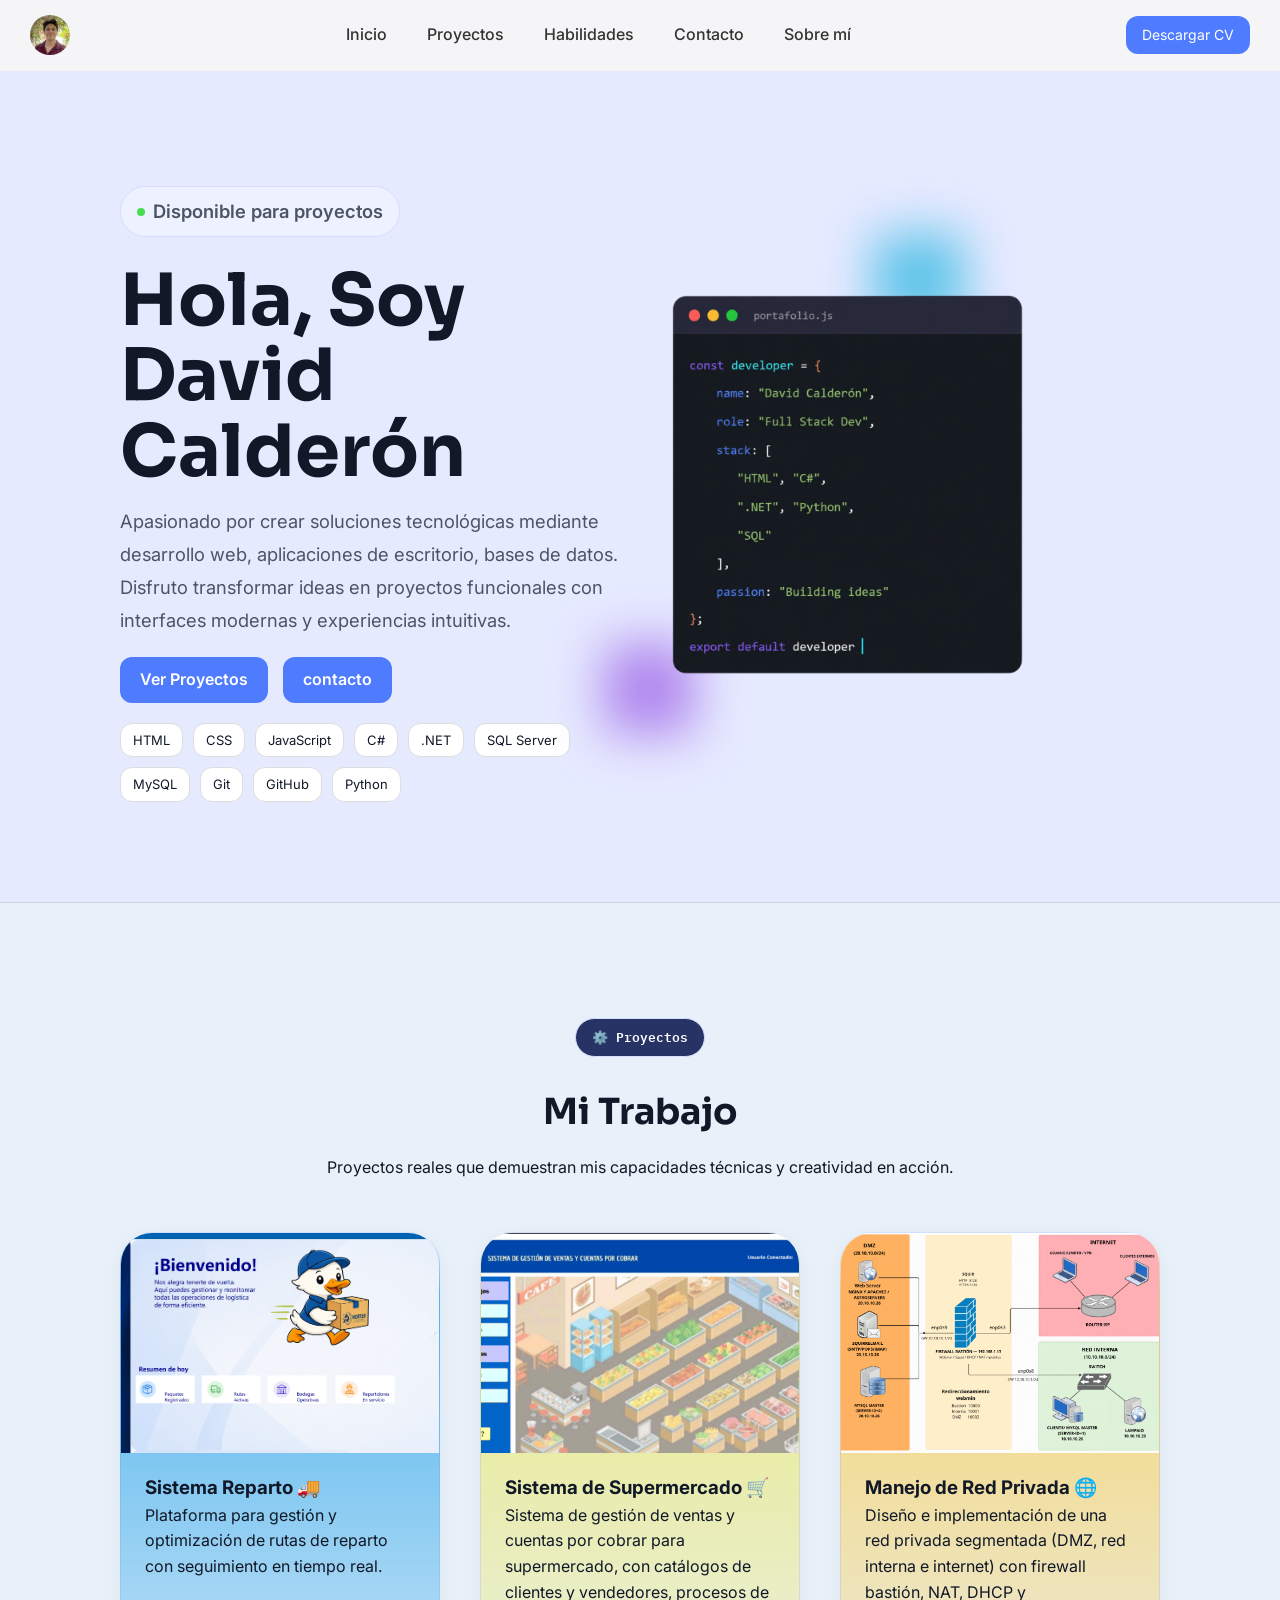
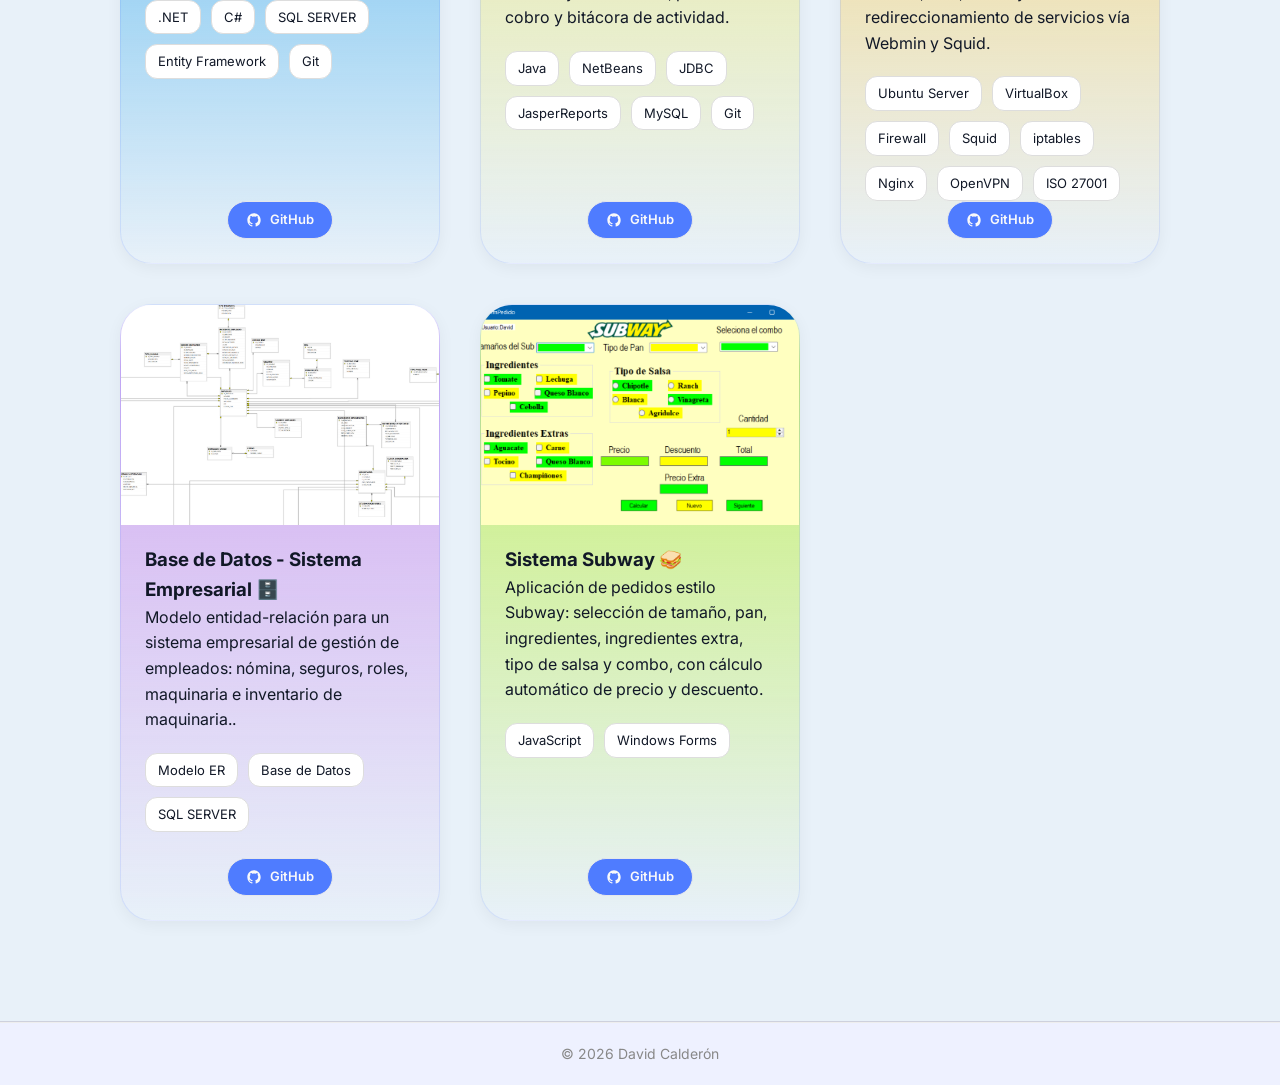
<file: index.html>
<!DOCTYPE html>
<html lang="es">
<head>
    <meta charset="UTF-8">
    <meta name="viewport" content="width=device-width, initial-scale=1.0">
    <meta name="description" content="Portafolio de David Calderón, estudiante de desarrollo web.">
    <title>Portafolio | David Calderón</title>
    <link rel="icon" href="./img/Logo.png" type="image/png">
    <link rel="stylesheet" href="styles.css">
</head>
<body>

    <!-- MENU -->
    <header>
        <div class="logo">
            <img src="./img/yo.JPEG" alt="Foto David">
        </div>

        <input type="checkbox" id="menuCheck" class="menu-check">
        <label for="menuCheck" class="menu-toggle">☰</label>

        <nav>
            <ul id="navLinks">
                <li><a href="#inicio">Inicio</a></li>
                <li><a href="#proyectos">Proyectos</a></li>
                <li><a href="#habilidades">Habilidades</a></li>
                <li><a href="#contacto">Contacto</a></li>
                <li><a href="#sobre-mi">Sobre mí</a></li>
            </ul>
        </nav>

        <a href="#" class="btn-cv">Descargar CV</a>
    </header>

    <main>

        <section id="inicio">
            <div class="Alin-texto">
                <div class="hero-texto">    
                     <div  class="textfondo">
                    <span class="punto"></span> 
                        <p>Disponible para proyectos</p>
                    </div>
                    <br>
                    <br>
                    <h1>Hola, Soy <br> David Calderón</h1>
                    <p>
                Apasionado por crear soluciones tecnológicas mediante desarrollo web,
                aplicaciones de escritorio, bases de datos.
                Disfruto transformar ideas en proyectos funcionales con interfaces
                modernas y experiencias intuitivas.
            </p>
            <div class="botones">
                <a href="#proyectos" class="btn btn-principal">Ver Proyectos</a>
                <a href="#contacto" class="btn btn-principal">contacto</a>
            </div>
          
          <ul class="tecnologias">
                <li>HTML</li>
                <li>CSS</li>
                <li>JavaScript</li>
                <li>C#</li>
                <li>.NET</li>
                <li>SQL Server</li>
                <li>MySQL</li>
                <li>Git</li>
                <li>GitHub</li>
                <li>Python</li>
            </ul>
                </div>
                <div class="blurPointA"></div>
                <div class="blurPointL"></div>
                    <div>
                    <img class="hero-imagen" src="./img/Inicio.png" alt="inicio" >
                </div>
            </div>  
        </section>

        <hr>

        <!-- PROYECTOS -->
        <section id="proyectos">
            <center>
              <div  class="textfondoProy"> 
                        <span>⚙️ Proyectos</span>
                    </div>
                    <br>
                    <br>
                    <h2>Mi Trabajo</h2>
                    <p>Proyectos reales que demuestran mis capacidades técnicas y creatividad en acción.</p>
            </center>
            <br>
            <br>
            <div class="Alin-textoTar">
                <!-- PROYECTO 1 -->
                <div class="tarjeta tarjeta-color1">
                    <div>
                        <img src="./img/project-reparto.png" alt="reparto" class="hero-imagen">
                    </div>
                    <h3>Sistema Reparto 🚚</h3>
                    <p>Plataforma para gestión y optimización de rutas de reparto con seguimiento en tiempo real.</p>    
                    <div class="Alin-textoC">
                    <ul class="tecnologias">
                <li>.NET</li>
                <li>C#</li>
                <li>SQL SERVER</li>
                <li>Entity Framework</li>
                <li>Git</li>
                    </ul>
                    </div>
                <div class="botonesPRO" >
                        <a href="https://github.com/IsabelMelendezz/ProyectoAsis2K26-Sistema-Reparto" class="btn-github">
                            <svg viewBox="0 0 24 24" xmlns="http://www.w3.org/2000/svg">
                                <path d="M12 2C6.48 2 2 6.58 2 12.19c0 4.49 2.87 8.3 6.84 9.64.5.1.68-.22.68-.49 0-.24-.01-.87-.01-1.71-2.78.62-3.37-1.37-3.37-1.37-.45-1.18-1.11-1.49-1.11-1.49-.91-.64.07-.63.07-.63 1 .07 1.53 1.05 1.53 1.05.89 1.56 2.34 1.11 2.91.85.09-.66.35-1.11.63-1.37-2.22-.26-4.56-1.14-4.56-5.06 0-1.12.39-2.03 1.03-2.75-.1-.26-.45-1.31.1-2.73 0 0 .84-.28 2.75 1.05a9.36 9.36 0 0 1 5 0c1.91-1.33 2.75-1.05 2.75-1.05.55 1.42.2 2.47.1 2.73.64.72 1.03 1.63 1.03 2.75 0 3.93-2.34 4.79-4.57 5.05.36.32.68.94.68 1.9 0 1.37-.01 2.48-.01 2.82 0 .27.18.6.69.49A10.02 10.02 0 0 0 22 12.19C22 6.58 17.52 2 12 2Z"/>
                            </svg>GitHub
                        </a>
                </div>
                </div>
                
                <!-- proyecto 2 -->
               <div class="tarjeta tarjeta-color2">
                    <div>
                        <img src="./img/project-supermercado.png" alt="supermercado" class="hero-imagen">
                    </div>
                    <h3>Sistema de Supermercado 🛒</h3>
                    <p>Sistema de gestión de ventas y cuentas por cobrar para supermercado, con catálogos de clientes y vendedores, procesos de cobro y bitácora de actividad.</p>    
                    <div class="Alin-textoC">
                    <ul class="tecnologias">
                <li>Java</li>
                <li>NetBeans</li>
                <li>JDBC</li>
                <li>JasperReports</li>
                <li>MySQL</li>
                <li>Git</li>
                    </ul>
                    </div>
                <div class="botonesPRO" >
                        <a href="https://github.com/IsabelMelendezz/proyectop32k25" class="btn-github">
                            <svg viewBox="0 0 24 24" xmlns="http://www.w3.org/2000/svg">
                                <path d="M12 2C6.48 2 2 6.58 2 12.19c0 4.49 2.87 8.3 6.84 9.64.5.1.68-.22.68-.49 0-.24-.01-.87-.01-1.71-2.78.62-3.37-1.37-3.37-1.37-.45-1.18-1.11-1.49-1.11-1.49-.91-.64.07-.63.07-.63 1 .07 1.53 1.05 1.53 1.05.89 1.56 2.34 1.11 2.91.85.09-.66.35-1.11.63-1.37-2.22-.26-4.56-1.14-4.56-5.06 0-1.12.39-2.03 1.03-2.75-.1-.26-.45-1.31.1-2.73 0 0 .84-.28 2.75 1.05a9.36 9.36 0 0 1 5 0c1.91-1.33 2.75-1.05 2.75-1.05.55 1.42.2 2.47.1 2.73.64.72 1.03 1.63 1.03 2.75 0 3.93-2.34 4.79-4.57 5.05.36.32.68.94.68 1.9 0 1.37-.01 2.48-.01 2.82 0 .27.18.6.69.49A10.02 10.02 0 0 0 22 12.19C22 6.58 17.52 2 12 2Z"/>
                            </svg>GitHub
                        </a>
                </div>
                </div>

                <!-- proyecto 3 -->
               <div class="tarjeta tarjeta-color3">
                    <div>
                        <img src="./img/project-red-privada.png" alt="reparto" class="hero-imagen">
                    </div>
                    <h3>Manejo de Red Privada 🌐</h3>
                    <p>Diseño e implementación de una red privada segmentada (DMZ, red interna e internet) con firewall bastión, NAT, DHCP y redireccionamiento de servicios vía Webmin y Squid.</p>    
                    <div class="Alin-textoC">
                    <ul class="tecnologias">
                <li>Ubuntu Server</li>
                <li>VirtualBox</li>
                <li>Firewall</li>
                <li>Squid</li>
                <li>iptables</li>
                <li>Nginx</li>
                <li>OpenVPN</li>
                <li>ISO 27001</li>
                    </ul>
                    </div>
                <div class="botonesPRO" >
                        <a href="#proyectos" class="btn-github">
                            <svg viewBox="0 0 24 24" xmlns="http://www.w3.org/2000/svg">
                                <path d="M12 2C6.48 2 2 6.58 2 12.19c0 4.49 2.87 8.3 6.84 9.64.5.1.68-.22.68-.49 0-.24-.01-.87-.01-1.71-2.78.62-3.37-1.37-3.37-1.37-.45-1.18-1.11-1.49-1.11-1.49-.91-.64.07-.63.07-.63 1 .07 1.53 1.05 1.53 1.05.89 1.56 2.34 1.11 2.91.85.09-.66.35-1.11.63-1.37-2.22-.26-4.56-1.14-4.56-5.06 0-1.12.39-2.03 1.03-2.75-.1-.26-.45-1.31.1-2.73 0 0 .84-.28 2.75 1.05a9.36 9.36 0 0 1 5 0c1.91-1.33 2.75-1.05 2.75-1.05.55 1.42.2 2.47.1 2.73.64.72 1.03 1.63 1.03 2.75 0 3.93-2.34 4.79-4.57 5.05.36.32.68.94.68 1.9 0 1.37-.01 2.48-.01 2.82 0 .27.18.6.69.49A10.02 10.02 0 0 0 22 12.19C22 6.58 17.52 2 12 2Z"/>
                            </svg>GitHub
                        </a>
                </div>
                </div>



                <!-- PROYECTO 4 -->
                <div class="tarjeta tarjeta-color4">
                    <div>
                        <img src="./img/project-base-datos.png" alt="Base de Datos" class="hero-imagen">
                    </div>
                    <h3>Base de Datos - Sistema Empresarial 🗄️</h3>
                    <p>Modelo entidad-relación para un sistema empresarial de gestión de empleados: nómina, seguros, roles, maquinaria e inventario de maquinaria..</p>    
                    <div class="Alin-textoC">
                    <ul class="tecnologias">
                <li>Modelo ER</li>
                <li>Base de Datos</li>
                <li>SQL SERVER</li>
                    </ul>
                    </div>
                    <br>
                <div class="botonesPRO" >
                        <a href="#proyectos" class="btn-github">
                            <svg viewBox="0 0 24 24" xmlns="http://www.w3.org/2000/svg">
                                <path d="M12 2C6.48 2 2 6.58 2 12.19c0 4.49 2.87 8.3 6.84 9.64.5.1.68-.22.68-.49 0-.24-.01-.87-.01-1.71-2.78.62-3.37-1.37-3.37-1.37-.45-1.18-1.11-1.49-1.11-1.49-.91-.64.07-.63.07-.63 1 .07 1.53 1.05 1.53 1.05.89 1.56 2.34 1.11 2.91.85.09-.66.35-1.11.63-1.37-2.22-.26-4.56-1.14-4.56-5.06 0-1.12.39-2.03 1.03-2.75-.1-.26-.45-1.31.1-2.73 0 0 .84-.28 2.75 1.05a9.36 9.36 0 0 1 5 0c1.91-1.33 2.75-1.05 2.75-1.05.55 1.42.2 2.47.1 2.73.64.72 1.03 1.63 1.03 2.75 0 3.93-2.34 4.79-4.57 5.05.36.32.68.94.68 1.9 0 1.37-.01 2.48-.01 2.82 0 .27.18.6.69.49A10.02 10.02 0 0 0 22 12.19C22 6.58 17.52 2 12 2Z"/>
                            </svg>GitHub
                        </a>
                </div>
                </div>
                
                <!-- proyecto 5 -->
               <div class="tarjeta tarjeta-color5">
                    <div>
                        <img src="./img/project-subway.png" alt="Subway" class="hero-imagen">
                    </div>
                    <h3>Sistema Subway 🥪</h3>
                    <p>Aplicación de pedidos estilo Subway: selección de tamaño, pan, ingredientes, ingredientes extra, tipo de salsa y combo, con cálculo automático de precio y descuento.</p>    
                    <div class="Alin-textoC">
                    <ul class="tecnologias">
                <li>JavaScript</li>
                <li>Windows Forms</li>
                    </ul>
                    </div>
                    <br>
                <div class="botonesPRO" >
                        <a href="#proyectos" class="btn-github">
                            <svg viewBox="0 0 24 24" xmlns="http://www.w3.org/2000/svg">
                                <path d="M12 2C6.48 2 2 6.58 2 12.19c0 4.49 2.87 8.3 6.84 9.64.5.1.68-.22.68-.49 0-.24-.01-.87-.01-1.71-2.78.62-3.37-1.37-3.37-1.37-.45-1.18-1.11-1.49-1.11-1.49-.91-.64.07-.63.07-.63 1 .07 1.53 1.05 1.53 1.05.89 1.56 2.34 1.11 2.91.85.09-.66.35-1.11.63-1.37-2.22-.26-4.56-1.14-4.56-5.06 0-1.12.39-2.03 1.03-2.75-.1-.26-.45-1.31.1-2.73 0 0 .84-.28 2.75 1.05a9.36 9.36 0 0 1 5 0c1.91-1.33 2.75-1.05 2.75-1.05.55 1.42.2 2.47.1 2.73.64.72 1.03 1.63 1.03 2.75 0 3.93-2.34 4.79-4.57 5.05.36.32.68.94.68 1.9 0 1.37-.01 2.48-.01 2.82 0 .27.18.6.69.49A10.02 10.02 0 0 0 22 12.19C22 6.58 17.52 2 12 2Z"/>
                            </svg>GitHub
                        </a>
                </div>
                </div>

            



            </div>  
        </section>

        <hr>


      
    </main>

    <footer>
        <p>&copy; 2026 David Calderón</p>
    </footer>

</body>
</html>
</file>
<file: styles.css>
/* tipografia importada de google */
@import url('https://fonts.googleapis.com/css2?family=Sora:wght@600;700&family=Inter:wght@400;500&family=IBM+Plex+Mono:wght@400;500&display=swap');

:root {
  --radius-lg: 32px;
  --radius-md: 20px;
  --radius-sm: 12px;
  --borde-base: rgba(79, 124, 255, 0.15);
}

* {
    margin: 0;
    padding: 0;
    box-sizing: border-box;
}

/* FONDO DE LA PAGINA */
body {
    font-family: 'Inter', sans-serif;
    background: #EEF1FF;
    color: #111827;
    line-height: 1.6;
    overflow-x: hidden;
}

/* COLOR DE TITULOS */
h2 {
    font-family: 'Sora', sans-serif;
    color: #111827;
    margin-bottom: 15px;
    font-size: clamp(24px, 4vw, 36px);
    font-weight: 700;
}

/* Titulo principal */
#inicio h1 {
    font-family: 'Sora', sans-serif;
    font-size: clamp(3rem, 6vw, 4.5rem);
    font-weight: 700;
    line-height: 1.05;
    color: #111827;
    margin-bottom: 15px;
}

/* Parrafo del hero */
#inicio .hero-texto p {
    font-size: 1.15rem;
    line-height: 1.8;
    color: #4B5563;
    font-family: 'Inter', sans-serif;
}

/* Parrafos del resto de secciones */
p, h3 {
    font-family: 'Inter', sans-serif;
}

/* Lineas de separacion delgada */
hr {
    border: none;
    border-top: 1px solid #03030322;
}

/* LINKS */
a {
    text-decoration: none;
    color: #43a7dd;
}

/* BANNER */
header {
    display: flex;
    align-items: center;
    justify-content: space-between;
    padding: 15px 30px;
    background-color: #f6f6f6da;
    border-bottom: 1px solid #eeeeeeb0;
    position: sticky;
    top: 0;
    z-index: 10;
    flex-wrap: wrap;
}

.logo {
    display: flex;
    align-items: center;
    gap: 12px;
    font-weight: bold;
}

.logo img {
    width: 40px;
    height: 40px;
    border-radius: 50%;
    object-fit: cover;
}

/* Checkbox invisible que guarda el estado abierto/cerrado del menu */
.menu-check {
    display: none;
}

/* Boton hamburguesa oculto en compu */
.menu-toggle {
    display: none;
    font-size: 26px;
    cursor: pointer;
    color: #333333;
}

/* Confi del encabezado */
nav ul {
    list-style: none;
    display: flex;
    gap: 40px;
    justify-content: center;
    flex-wrap: wrap;
}

nav a {
    color: #333333;
    font-weight: 500;
}

nav a:hover {
    color: #2a8aea;
}

/* CONFI BOTONES */
.btn-cv {
    padding: 8px 16px;
    background-color: #4F7CFF;
    color: #ffffff;
    border-radius: var(--radius-sm);
    font-size: 14px;
    white-space: nowrap;
}

/* Contenido principal */
main {
    width: 100%;
    overflow-x: hidden;
}

section {
    padding: 10px 0;
}

#inicio {
    background-color: #e6eaff;
    padding: 100px 120px;
    overflow: hidden;
    position: relative;
}

#proyectos {
    background-color: #e8f1f9;
    padding: 100px 120px;
}

/* BOTONES */
.botones {
    margin: 20px 0;
    display: flex;
    gap: 15px;
    flex-wrap: wrap;
}

.botonesPRO {
    margin: 20px 0;
    display: flex;
    gap: 15px;
    justify-content: center;
}

.btn-github {
    display: inline-flex;
    flex-direction: row;    
    align-items: center;
    justify-content: center;
    gap: 8px;
    padding: 10px 18px;
    border-radius: 999px;
    background-color: #4F7CFF;
    border: 1px solid #e5e7eb;
    color: #f9f9fa;
    font-size: 13px;
    font-weight: 600;
    width: fit-content;
    line-height: 1;
}
 

 
.btn-github svg {
    width: 16px;
    height: 16px;
    min-width: 16px;   
    min-height: 16px;
    flex-shrink: 0;
    fill: currentColor;
}

.btn {
    padding: 10px 20px;
    border-radius: var(--radius-sm);
    font-weight: 600;
}

.btn-principal {
    background-color: #4F7CFF;
    color: #ffffff;
}

.btn-secundario {
    border: 1px solid #4F7CFF;
    color: #4F7CFF;
    padding: 10px 32px;
}

/* ETIQUETAS */
.tecnologias {
    list-style: none;
    display: flex;
    flex-wrap: wrap;
    gap: 10px;
    margin-top: 20px;
}

.tecnologias li {
    padding: 6px 12px;
    background-color: #ffffff;
    border: 1px solid #dddddd;
    border-radius: var(--radius-sm);
    font-size: 13px;
}

/* Pie de pagina */
footer {
    text-align: center;
    padding: 20px;
    color: #888888;
    font-size: 14px;
    border-top: 1px solid #eeeeee;
}

/* FONDO TEXT (badge) */
.textfondo {
    display: inline-flex;
    align-items: center;
    gap: 8px;
    padding: 8px 16px;
    border-radius: 999px;
    background-color: #eef1ff;
    border: 1px solid #d6ddff;
    color: #4F7CFF;
    font-size: 13px;
    font-weight: 600;
    margin-top: 15px;
    font-family: 'IBM Plex Mono', monospace;
}

.textfondoProy {
    display: inline-flex;
    align-items: center;
    gap: 8px;
    padding: 8px 16px;
    border-radius: 999px;
    background-color: #031049d7;
    border: 1px solid #d6ddff;
    color: #fcfdff;
    font-size: 13px;
    font-weight: 600;
    margin-top: 15px;
    font-family: 'IBM Plex Mono', monospace;
}

/* Punto */
.punto {
    width: 8px;
    height: 8px;
    border-radius: 50%;
    background-color: #46dd4e;
    animation: pulso 1.5s infinite;
}

@keyframes pulso {
    0% { opacity: 1; }
    50% { opacity: 0.4; }
    100% { opacity: 1; }
}

/* tags dentro de cada tarjeta */
.Alin-textoC {
    display: grid;
    gap: 20px;
}

/* 2 columnas */
.Alin-texto {
    display: grid;
    grid-template-columns: 1fr 1fr;
    gap: 40px;
    align-items: center;
    position: relative;
}

/* Ajuste de tarjetas de proyecto según el espacio disponible */
.Alin-textoTar {
    display: grid;
    grid-template-columns: repeat(auto-fit, minmax(280px, 1fr));
    gap: 40px;
}

/* PARA LAS CARD DE PROYECTOS */
.tarjeta {
    border-radius: var(--radius-lg);
    border: 1px solid var(--borde-base);
    box-shadow: 0 4px 16px rgba(0,0,0,0.05);
    overflow: hidden;
    padding: 0;
    display: flex;
    flex-direction: column;
}
.tarjeta-color1{
    background: linear-gradient(to bottom, white 0%, rgb(85, 182, 238) 10%, transparent 100%);
}
.tarjeta-color2{
    background: linear-gradient(to bottom, white 0%, rgb(234, 234, 138) 10%, transparent 100%);
}
.tarjeta-color3{
    background: linear-gradient(to bottom, white 0%, rgb(245, 213, 118) 10%, transparent 100%);
}
.tarjeta-color4{
    background: linear-gradient(to bottom, white 0%, rgb(211, 172, 241) 10%, transparent 100%);
}
.tarjeta-color5{
    background: linear-gradient(to bottom, white 0%, rgb(200, 240, 118) 10%, transparent 100%);
}

.tarjeta > div:first-child img {
    width: 100%;
    height: 220px;
    object-fit: cover;
    display: block;
}

.tarjeta h3,
.tarjeta p,
.tarjeta .Alin-textoC,
.tarjeta .botonesPRO {
    padding-left: 24px;
    padding-right: 24px;
}

.tarjeta h3 { margin-top: 20px; }
.tarjeta .botonesPRO { margin-bottom: 24px; margin-top: auto; }

/* CONFIG IMAGEN DEL HERO */
.hero-imagen {
    position: relative;
    width: 100%;
    max-width: 400px;
    z-index: 2;
}

/* BLURS */
.blurPointA {
    position: absolute;
    top: 10%;
    right: calc(15% + 40px);
    background: #5bc3e9;
    width: 90px;
    height: 90px;
    filter: blur(25px);
    z-index: 1;
}

.blurPointL {
    position: absolute;
    top: 75%;
    right: calc(40% + 50px);
    background: #af85ee;
    width: 90px;
    height: 90px;
    filter: blur(25px);
    z-index: 1;
}

/* TABLET */
@media (max-width: 1000px) {
    #inicio, #proyectos {
        padding: 80px 60px;
    }
}

/* TELEFONO */
@media (max-width: 880px) {
    .Alin-texto {
        grid-template-columns: 1fr;
    }

    .blurPointA, .blurPointL {
        display: none;
    }

    .menu-toggle {
        display: block;
    }

    nav ul {
        position: absolute;
        top: calc(100% + 10px);
        left: 0;
        right: 0;
        flex-direction: column;
        align-items: flex-start;
        gap: 4px;
        background: rgba(253,251,246,0.98);
        border: 1px solid rgba(168,132,92,0.14);
        border-radius: 24px;
        padding: 14px 22px;
        box-shadow: 0 8px 24px rgba(0,0,0,0.08);
        display: none;
    }

    nav a {
        padding: 8px 0;
        width: 100%;
    }

    .menu-check:checked ~ nav ul {
        display: flex;
    }

    #inicio, #proyectos {
        padding: 60px 24px;
    }
}


@media (max-width: 480px) {
    #inicio, #proyectos {
        padding: 40px 16px;
    }

    .btn-secundario {
        padding: 10px 20px;
    }

    .tarjeta h3,
    .tarjeta p,
    .tarjeta .Alin-textoC,
    .tarjeta .botonesPRO {
        padding-left: 16px;
        padding-right: 16px;
    }
}
</file>
